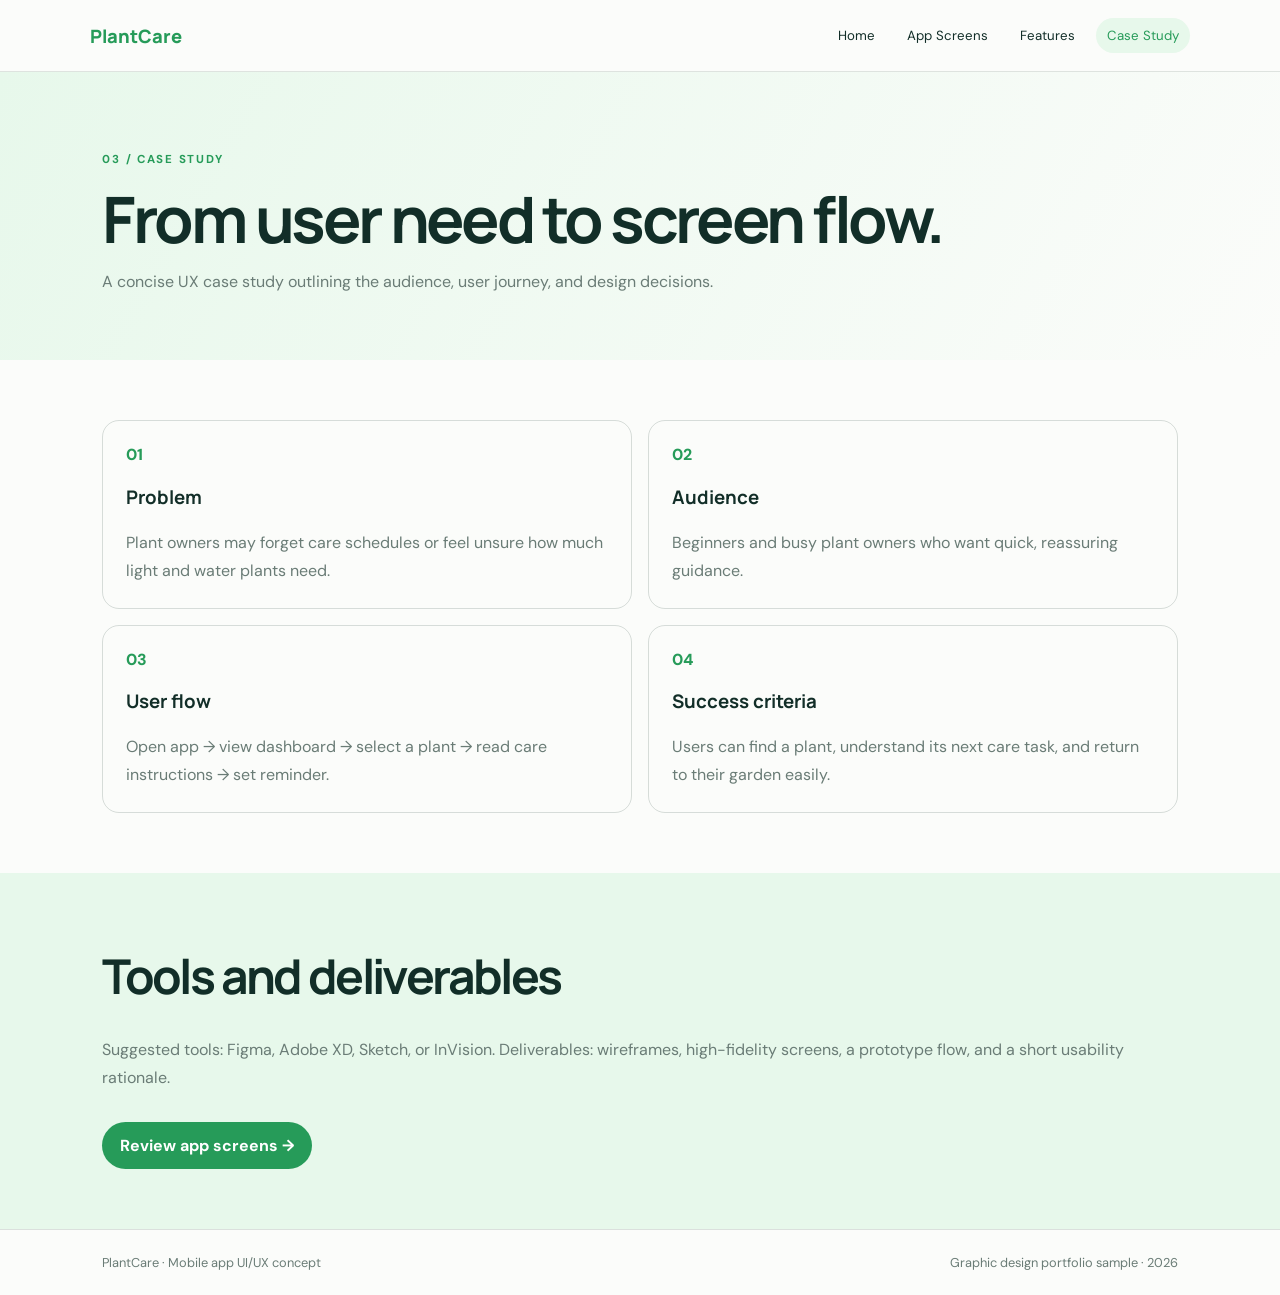
<file: Task2_PlantCare_UIUX/case-study.html>
<!doctype html>
<html lang="en">
<head>
<meta charset="utf-8"><meta name="viewport" content="width=device-width, initial-scale=1">
<meta name="description" content="PlantCare — Mobile app UI/UX concept">
<title>PlantCare | Case Study</title><link rel="stylesheet" href="style.css">
</head>
<body>
<header class="topbar"><a class="brand" href="index.html">PlantCare</a><nav aria-label="Main navigation"><a href="index.html" data-page="home">Home</a> <a href="screens.html" data-page="screens">App Screens</a> <a href="features.html" data-page="features">Features</a> <a href="case-study.html" data-page="case" aria-current="page">Case Study</a></nav></header>
<main>

<section class="page-hero"><p class="eyebrow">03 / CASE STUDY</p><h1>From user need to screen flow.</h1><p>A concise UX case study outlining the audience, user journey, and design decisions.</p></section>
<section class="section"><div class="process-grid"><article><span>01</span><h3>Problem</h3><p>Plant owners may forget care schedules or feel unsure how much light and water plants need.</p></article><article><span>02</span><h3>Audience</h3><p>Beginners and busy plant owners who want quick, reassuring guidance.</p></article><article><span>03</span><h3>User flow</h3><p>Open app → view dashboard → select a plant → read care instructions → set reminder.</p></article><article><span>04</span><h3>Success criteria</h3><p>Users can find a plant, understand its next care task, and return to their garden easily.</p></article></div></section>
<section class="section tinted"><h2>Tools and deliverables</h2><p>Suggested tools: Figma, Adobe XD, Sketch, or InVision. Deliverables: wireframes, high-fidelity screens, a prototype flow, and a short usability rationale.</p><a class="button" href="screens.html">Review app screens →</a></section>

</main>
<footer><span>PlantCare · Mobile app UI/UX concept</span><span>Graphic design portfolio sample · 2026</span></footer>
<div id="toast" role="status" aria-live="polite"></div>
<script src="script.js"></script>
</body></html>
</file>
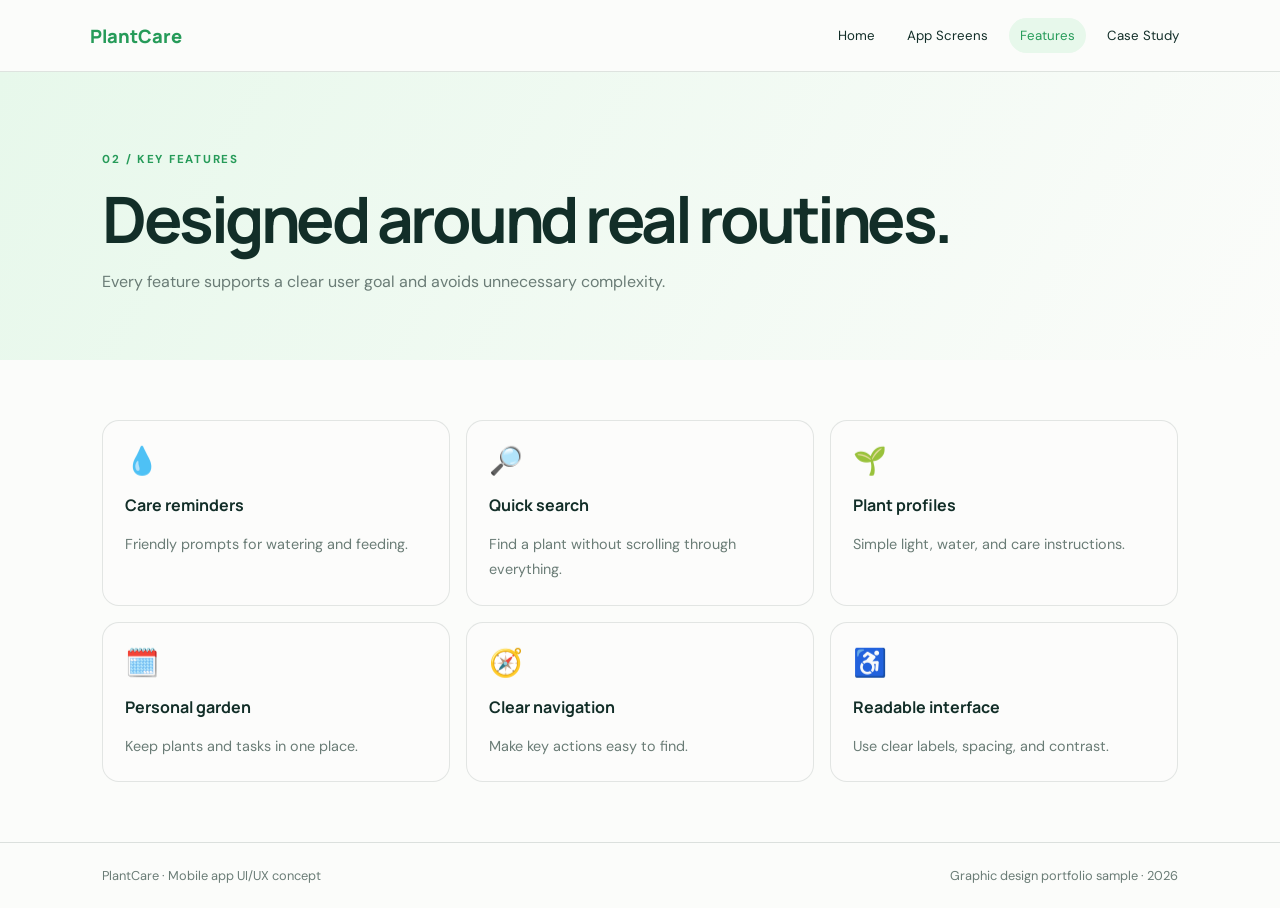
<file: Task2_PlantCare_UIUX/features.html>
<!doctype html>
<html lang="en">
<head>
<meta charset="utf-8"><meta name="viewport" content="width=device-width, initial-scale=1">
<meta name="description" content="PlantCare — Mobile app UI/UX concept">
<title>PlantCare | Features</title><link rel="stylesheet" href="style.css">
</head>
<body>
<header class="topbar"><a class="brand" href="index.html">PlantCare</a><nav aria-label="Main navigation"><a href="index.html" data-page="home">Home</a> <a href="screens.html" data-page="screens">App Screens</a> <a href="features.html" data-page="features" aria-current="page">Features</a> <a href="case-study.html" data-page="case">Case Study</a></nav></header>
<main>

<section class="page-hero"><p class="eyebrow">02 / KEY FEATURES</p><h1>Designed around real routines.</h1><p>Every feature supports a clear user goal and avoids unnecessary complexity.</p></section>
<section class="section"><div class="three"><article class="info-card feature-card">💧<h3>Care reminders</h3><p>Friendly prompts for watering and feeding.</p></article><article class="info-card feature-card">🔎<h3>Quick search</h3><p>Find a plant without scrolling through everything.</p></article><article class="info-card feature-card">🌱<h3>Plant profiles</h3><p>Simple light, water, and care instructions.</p></article><article class="info-card feature-card">🗓️<h3>Personal garden</h3><p>Keep plants and tasks in one place.</p></article><article class="info-card feature-card">🧭<h3>Clear navigation</h3><p>Make key actions easy to find.</p></article><article class="info-card feature-card">♿<h3>Readable interface</h3><p>Use clear labels, spacing, and contrast.</p></article></div></section>

</main>
<footer><span>PlantCare · Mobile app UI/UX concept</span><span>Graphic design portfolio sample · 2026</span></footer>
<div id="toast" role="status" aria-live="polite"></div>
<script src="script.js"></script>
</body></html>
</file>
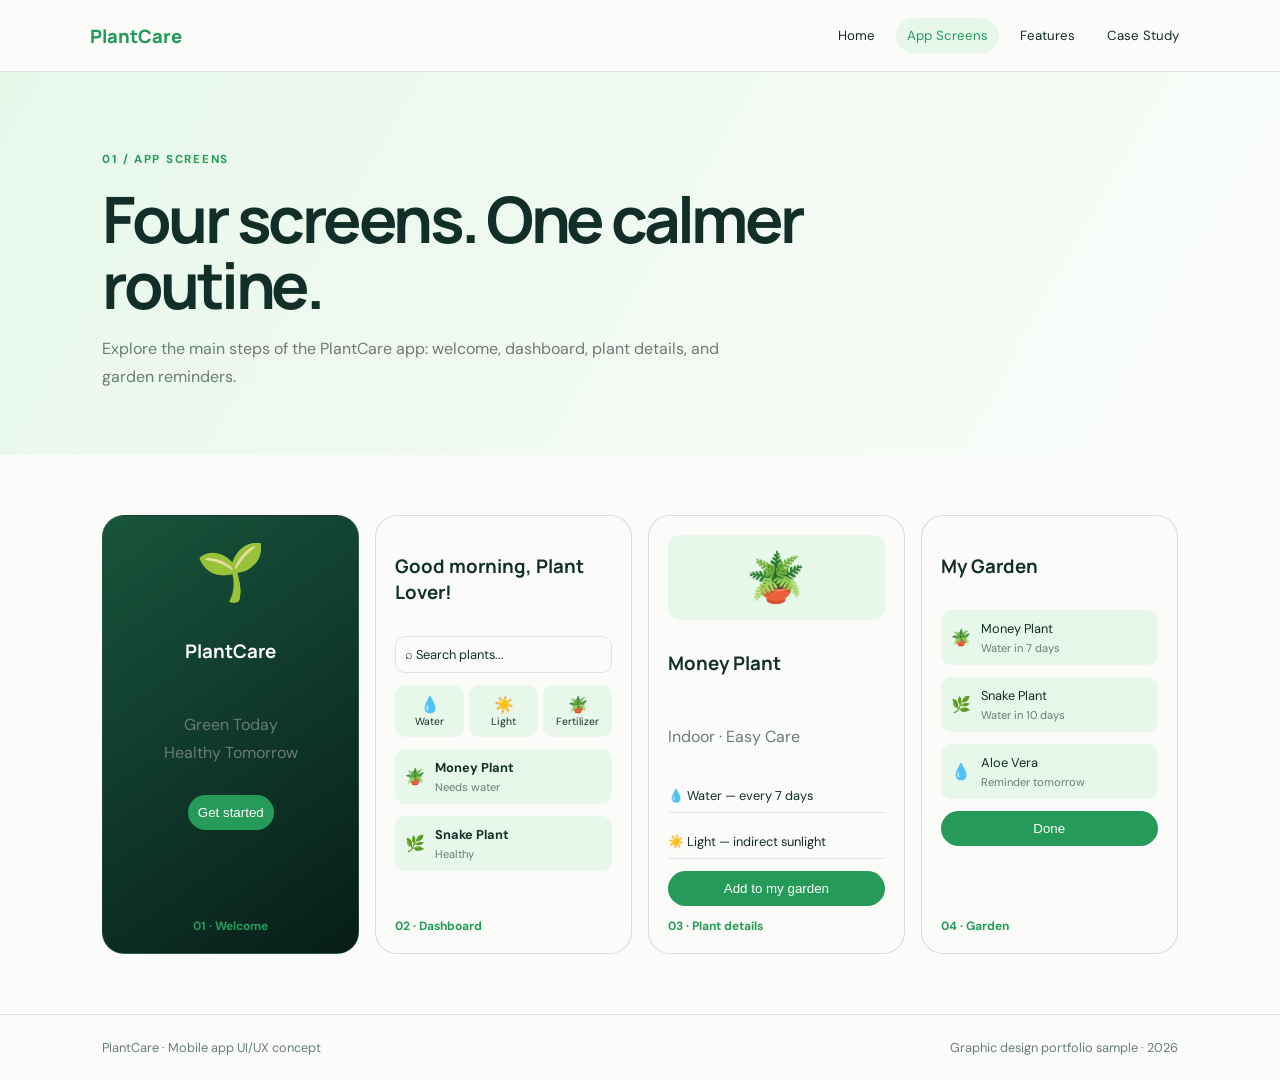
<file: Task2_PlantCare_UIUX/screens.html>
<!doctype html>
<html lang="en">
<head>
<meta charset="utf-8"><meta name="viewport" content="width=device-width, initial-scale=1">
<meta name="description" content="PlantCare — Mobile app UI/UX concept">
<title>PlantCare | App Screens</title><link rel="stylesheet" href="style.css">
</head>
<body>
<header class="topbar"><a class="brand" href="index.html">PlantCare</a><nav aria-label="Main navigation"><a href="index.html" data-page="home">Home</a> <a href="screens.html" data-page="screens" aria-current="page">App Screens</a> <a href="features.html" data-page="features">Features</a> <a href="case-study.html" data-page="case">Case Study</a></nav></header>
<main>

<section class="page-hero"><p class="eyebrow">01 / APP SCREENS</p><h1>Four screens. One calmer routine.</h1><p>Explore the main steps of the PlantCare app: welcome, dashboard, plant details, and garden reminders.</p></section>
<section class="section"><div class="screen-grid"><article class="screen-card dark-screen"><div class="plant-icon">🌱</div><h3>PlantCare</h3><p>Green Today<br>Healthy Tomorrow</p><button data-toast="Welcome to PlantCare!">Get started</button><b>01 · Welcome</b></article><article class="screen-card"><h3>Good morning, Plant Lover!</h3><div class="fake-search">⌕ Search plants...</div><div class="quick-actions"><span>💧<small>Water</small></span><span>☀️<small>Light</small></span><span>🪴<small>Fertilizer</small></span></div><div class="plant-row">🪴 <span><b>Money Plant</b><small>Needs water</small></span></div><div class="plant-row">🌿 <span><b>Snake Plant</b><small>Healthy</small></span></div><b>02 · Dashboard</b></article><article class="screen-card"><div class="plant-photo">🪴</div><h3>Money Plant</h3><p>Indoor · Easy Care</p><div class="detail-row">💧 Water — every 7 days</div><div class="detail-row">☀️ Light — indirect sunlight</div><button data-toast="Money Plant added to your garden.">Add to my garden</button><b>03 · Plant details</b></article><article class="screen-card"><h3>My Garden</h3><div class="garden-row">🪴 <span>Money Plant<small>Water in 7 days</small></span></div><div class="garden-row">🌿 <span>Snake Plant<small>Water in 10 days</small></span></div><div class="garden-row">💧 <span>Aloe Vera<small>Reminder tomorrow</small></span></div><button data-toast="Your garden is up to date!">Done</button><b>04 · Garden</b></article></div></section>

</main>
<footer><span>PlantCare · Mobile app UI/UX concept</span><span>Graphic design portfolio sample · 2026</span></footer>
<div id="toast" role="status" aria-live="polite"></div>
<script src="script.js"></script>
</body></html>
</file>
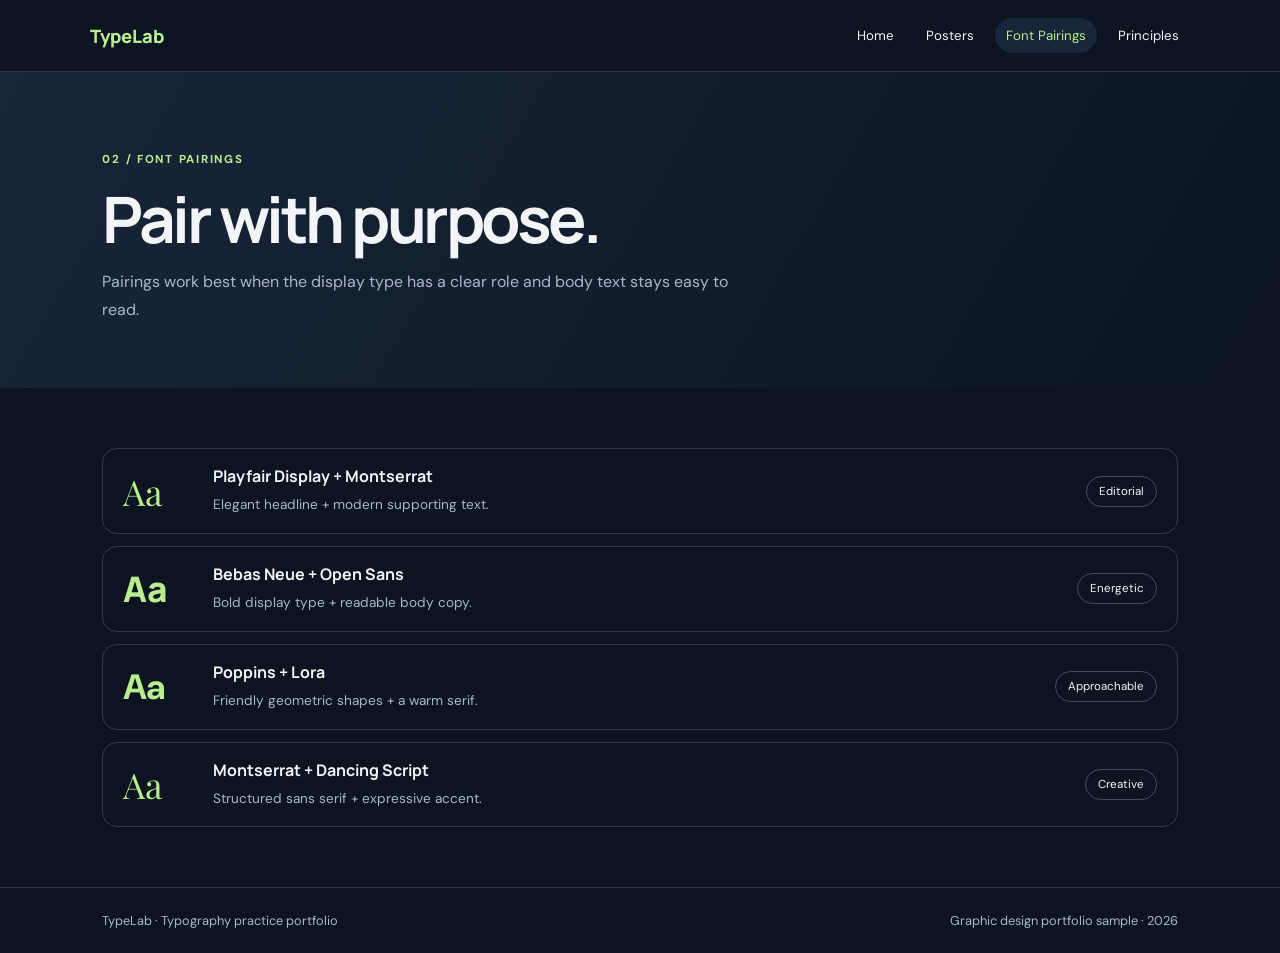
<file: Task3_Typography_Practice/pairings.html>
<!doctype html>
<html lang="en">
<head>
<meta charset="utf-8"><meta name="viewport" content="width=device-width, initial-scale=1">
<meta name="description" content="TypeLab — Typography practice portfolio">
<title>TypeLab | Font Pairings</title><link rel="stylesheet" href="style.css">
</head>
<body>
<header class="topbar"><a class="brand" href="index.html">TypeLab</a><nav aria-label="Main navigation"><a href="index.html" data-page="home">Home</a> <a href="posters.html" data-page="posters">Posters</a> <a href="pairings.html" data-page="pairings" aria-current="page">Font Pairings</a> <a href="principles.html" data-page="principles">Principles</a></nav></header>
<main>

<section class="page-hero"><p class="eyebrow">02 / FONT PAIRINGS</p><h1>Pair with purpose.</h1><p>Pairings work best when the display type has a clear role and body text stays easy to read.</p></section>
<section class="section"><div class="pairing-list"><article><div class="serif">Aa</div><div><h3>Playfair Display + Montserrat</h3><p>Elegant headline + modern supporting text.</p></div><span class="mood">Editorial</span></article><article><div class="boldtype">Aa</div><div><h3>Bebas Neue + Open Sans</h3><p>Bold display type + readable body copy.</p></div><span class="mood">Energetic</span></article><article><div class="friendly">Aa</div><div><h3>Poppins + Lora</h3><p>Friendly geometric shapes + a warm serif.</p></div><span class="mood">Approachable</span></article><article><div class="serif">Aa</div><div><h3>Montserrat + Dancing Script</h3><p>Structured sans serif + expressive accent.</p></div><span class="mood">Creative</span></article></div></section>

</main>
<footer><span>TypeLab · Typography practice portfolio</span><span>Graphic design portfolio sample · 2026</span></footer>
<div id="toast" role="status" aria-live="polite"></div>
<script src="script.js"></script>
</body></html>
</file>
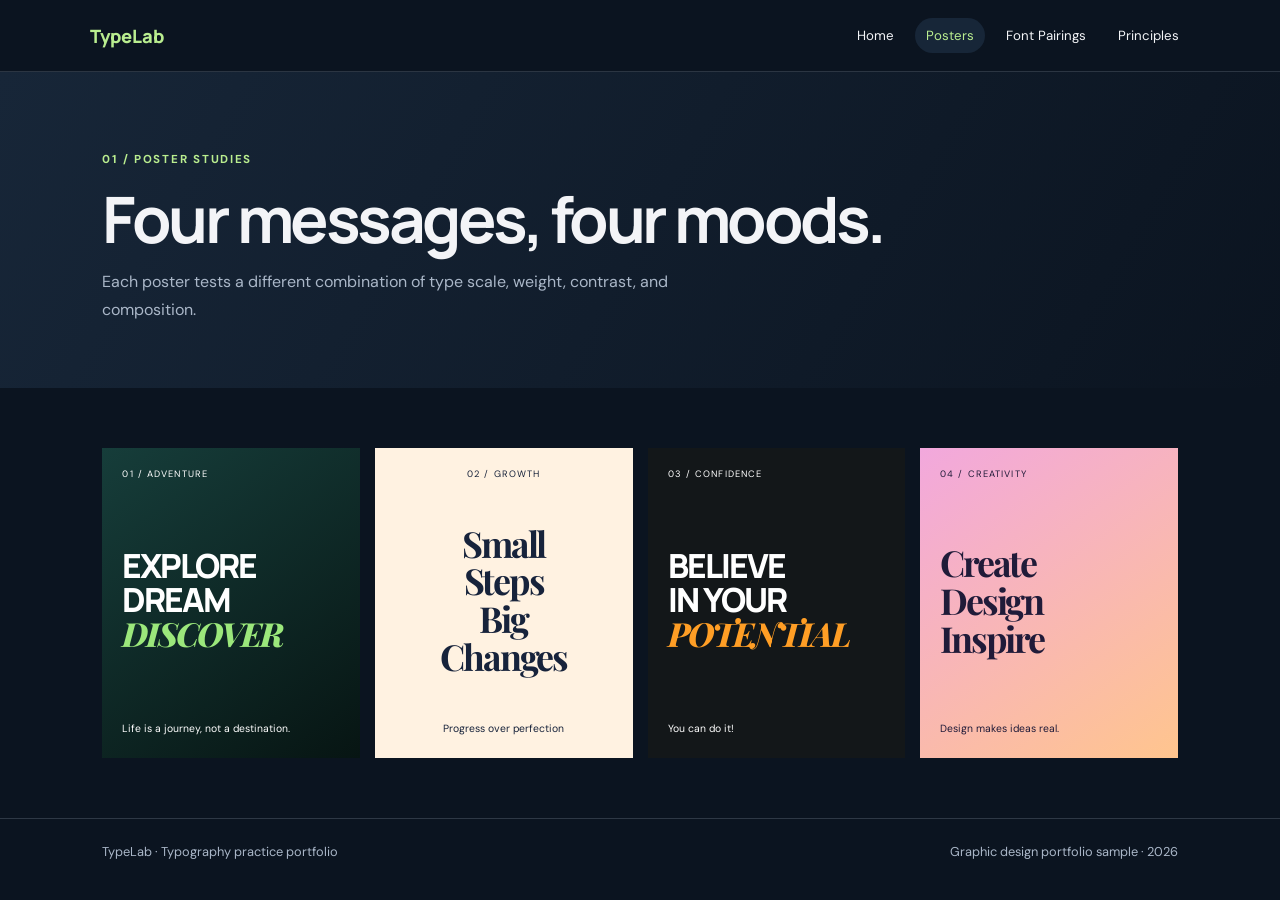
<file: Task3_Typography_Practice/posters.html>
<!doctype html>
<html lang="en">
<head>
<meta charset="utf-8"><meta name="viewport" content="width=device-width, initial-scale=1">
<meta name="description" content="TypeLab — Typography practice portfolio">
<title>TypeLab | Posters</title><link rel="stylesheet" href="style.css">
</head>
<body>
<header class="topbar"><a class="brand" href="index.html">TypeLab</a><nav aria-label="Main navigation"><a href="index.html" data-page="home">Home</a> <a href="posters.html" data-page="posters" aria-current="page">Posters</a> <a href="pairings.html" data-page="pairings">Font Pairings</a> <a href="principles.html" data-page="principles">Principles</a></nav></header>
<main>

<section class="page-hero"><p class="eyebrow">01 / POSTER STUDIES</p><h1>Four messages, four moods.</h1><p>Each poster tests a different combination of type scale, weight, contrast, and composition.</p></section>
<section class="section"><div class="poster-grid"><article class="poster poster-one"><small>01 / ADVENTURE</small><h3>EXPLORE<br>DREAM<br><i>DISCOVER</i></h3><p>Life is a journey, not a destination.</p></article><article class="poster poster-two"><small>02 / GROWTH</small><h3>Small<br>Steps<br>Big<br>Changes</h3><p>Progress over perfection</p></article><article class="poster poster-three"><small>03 / CONFIDENCE</small><h3>BELIEVE<br>IN YOUR<br><i>POTENTIAL</i></h3><p>You can do it!</p></article><article class="poster poster-four"><small>04 / CREATIVITY</small><h3>Create<br>Design<br>Inspire</h3><p>Design makes ideas real.</p></article></div></section>

</main>
<footer><span>TypeLab · Typography practice portfolio</span><span>Graphic design portfolio sample · 2026</span></footer>
<div id="toast" role="status" aria-live="polite"></div>
<script src="script.js"></script>
</body></html>
</file>
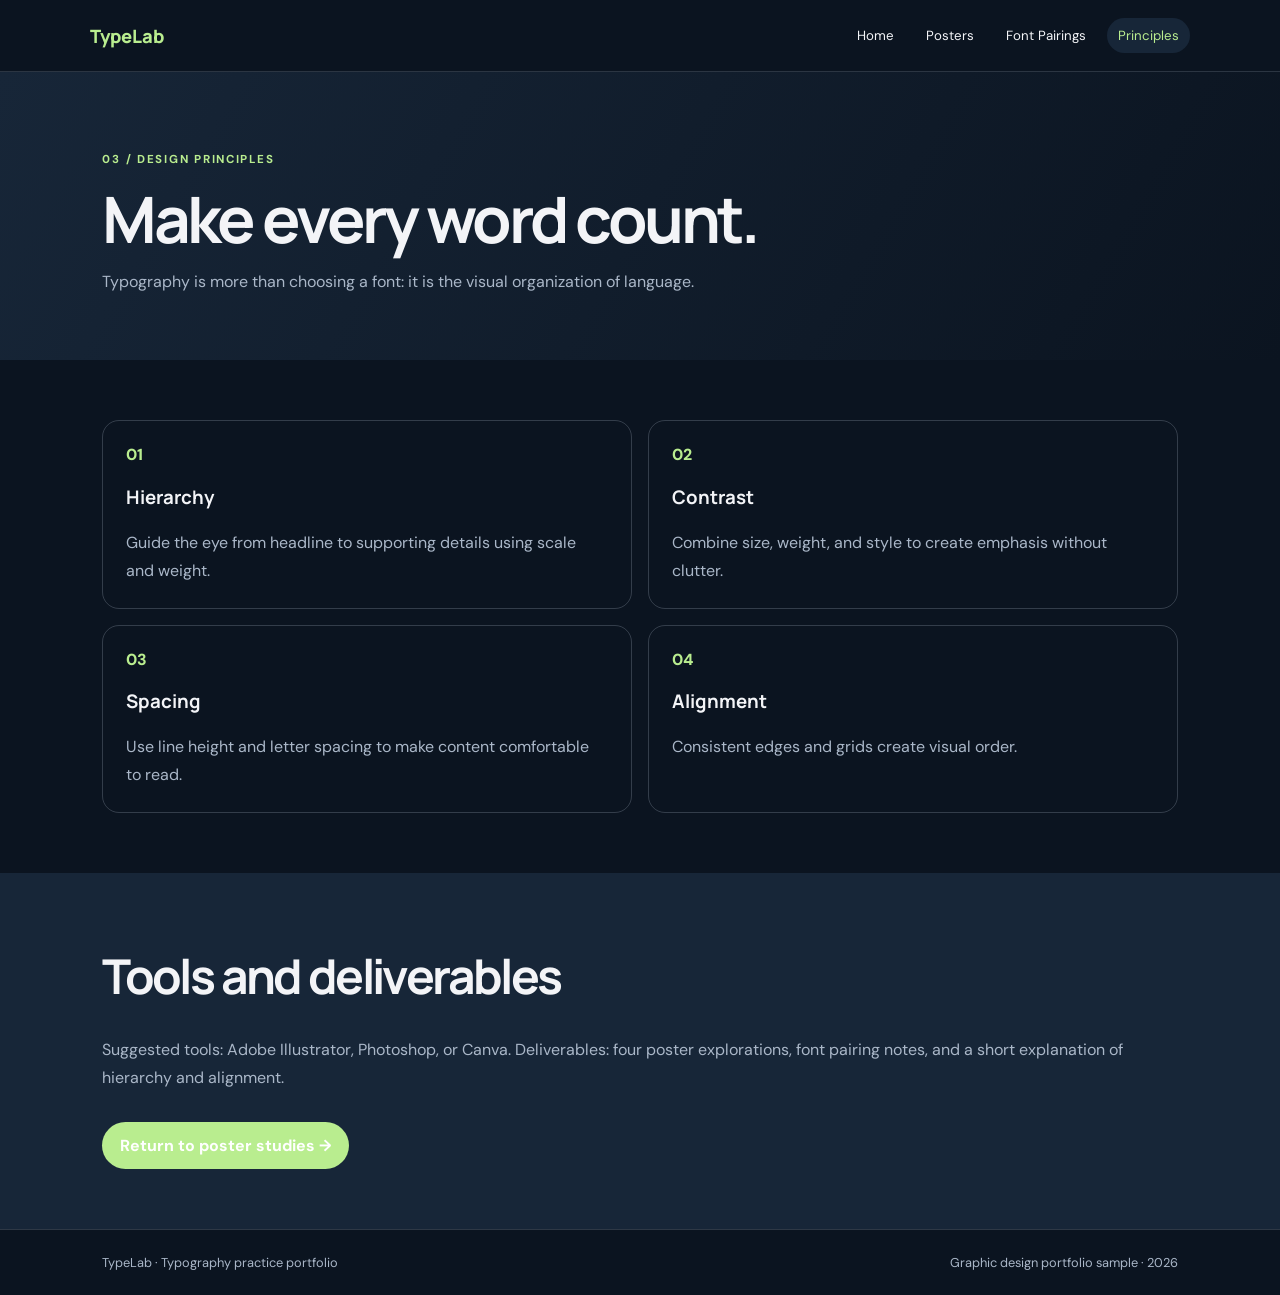
<file: Task3_Typography_Practice/principles.html>
<!doctype html>
<html lang="en">
<head>
<meta charset="utf-8"><meta name="viewport" content="width=device-width, initial-scale=1">
<meta name="description" content="TypeLab — Typography practice portfolio">
<title>TypeLab | Principles</title><link rel="stylesheet" href="style.css">
</head>
<body>
<header class="topbar"><a class="brand" href="index.html">TypeLab</a><nav aria-label="Main navigation"><a href="index.html" data-page="home">Home</a> <a href="posters.html" data-page="posters">Posters</a> <a href="pairings.html" data-page="pairings">Font Pairings</a> <a href="principles.html" data-page="principles" aria-current="page">Principles</a></nav></header>
<main>

<section class="page-hero"><p class="eyebrow">03 / DESIGN PRINCIPLES</p><h1>Make every word count.</h1><p>Typography is more than choosing a font: it is the visual organization of language.</p></section>
<section class="section"><div class="process-grid"><article><span>01</span><h3>Hierarchy</h3><p>Guide the eye from headline to supporting details using scale and weight.</p></article><article><span>02</span><h3>Contrast</h3><p>Combine size, weight, and style to create emphasis without clutter.</p></article><article><span>03</span><h3>Spacing</h3><p>Use line height and letter spacing to make content comfortable to read.</p></article><article><span>04</span><h3>Alignment</h3><p>Consistent edges and grids create visual order.</p></article></div></section>
<section class="section tinted"><h2>Tools and deliverables</h2><p>Suggested tools: Adobe Illustrator, Photoshop, or Canva. Deliverables: four poster explorations, font pairing notes, and a short explanation of hierarchy and alignment.</p><a class="button" href="posters.html">Return to poster studies →</a></section>

</main>
<footer><span>TypeLab · Typography practice portfolio</span><span>Graphic design portfolio sample · 2026</span></footer>
<div id="toast" role="status" aria-live="polite"></div>
<script src="script.js"></script>
</body></html>
</file>
<file: Task2_PlantCare_UIUX/style.css>
@import url('https://fonts.googleapis.com/css2?family=DM+Sans:wght@400;500;700&family=Manrope:wght@400;600;700;800&display=swap');
:root{--accent:#269b59;--soft:#e7f8eb;--ink:#122e28;--muted:#6a7c76;--paper:#fbfcfa}

*{box-sizing:border-box}html{scroll-behavior:smooth}body{margin:0;background:var(--paper);color:var(--ink);font-family:'DM Sans',sans-serif}.topbar{min-height:72px;padding:14px 7vw;display:flex;align-items:center;justify-content:space-between;gap:20px;border-bottom:1px solid color-mix(in srgb,var(--muted) 20%,transparent);background:var(--paper);position:sticky;top:0;z-index:5}.brand{font:800 1.15rem Manrope,sans-serif;color:var(--accent);text-decoration:none;white-space:nowrap}nav{display:flex;gap:10px;flex-wrap:wrap;justify-content:flex-end}nav a{padding:9px 11px;border-radius:999px;color:var(--ink);text-decoration:none;font-size:.83rem}nav a:hover,nav a[aria-current="page"]{background:var(--soft);color:var(--accent)}.hero{padding:78px 8vw 82px}.split{display:grid;grid-template-columns:1fr 1fr;gap:6vw;align-items:center;background:radial-gradient(circle at 80% 25%,var(--soft),transparent 40%)}.eyebrow{font-size:.72rem;letter-spacing:.15em;font-weight:700;color:var(--accent)}h1,h2{font-family:Manrope,sans-serif;letter-spacing:-.055em}h1{font-size:clamp(2.6rem,5vw,4.8rem);line-height:1.04;margin:16px 0}h2{font-size:clamp(2rem,4vw,3rem);margin:10px 0 28px}h3{font-family:Manrope,sans-serif}p{line-height:1.75;color:var(--muted)}.hero p:not(.eyebrow),.page-hero p:not(.eyebrow){max-width:650px}.button{display:inline-block;background:var(--accent);color:#fff;padding:13px 18px;border-radius:99px;text-decoration:none;font-weight:700;margin-top:14px}.page-hero{padding:66px 8vw 48px;background:linear-gradient(120deg,var(--soft),transparent)}.page-hero h1{max-width:900px}.section{padding:60px 8vw}.tinted{background:var(--soft)}.three{display:grid;grid-template-columns:repeat(3,1fr);gap:16px}.info-card{padding:22px;border-radius:17px;background:color-mix(in srgb,var(--paper) 86%,white);border:1px solid color-mix(in srgb,var(--muted) 18%,transparent)}.info-card b{font:700 1.1rem Manrope}.info-card p{margin-bottom:0}.logo-card{min-height:310px;border:1px solid #d6e8d1;background:linear-gradient(145deg,#fff,#e8f6df);border-radius:28px;display:flex;flex-direction:column;align-items:center;justify-content:center;box-shadow:0 24px 70px #184b2412;color:#15382c}.big-leaf{font-size:7rem;color:#32814a;line-height:1}.logo-name{font:800 clamp(2rem,4vw,3rem) Manrope,sans-serif;letter-spacing:-.06em}.tagline{letter-spacing:.12em;font-size:.75rem;margin-top:7px;color:#60766a}.wide-image{display:block;width:100%;max-height:460px;object-fit:cover;object-position:top;border-radius:20px;border:1px solid color-mix(in srgb,var(--muted) 25%,transparent)}.note{font-size:.8rem}.comparison{display:grid;grid-template-columns:1fr 45px 1fr;align-items:center;gap:18px}.sample{min-height:230px;border-radius:22px;background:color-mix(in srgb,var(--soft) 75%,white);padding:24px;text-align:center}.sample h3{font-size:1.7rem;margin:8px}.sample p{font-size:.85rem}.redesigned{background:#e4f4d8;color:#15382c}.pill{display:inline-block;background:#fff;color:#15382c;border-radius:99px;padding:7px 12px;font-size:.75rem}.mini-leaf{font-size:4rem;color:#287b45;margin-top:12px}.arrow{text-align:center;font-size:2rem}.variation-grid{display:grid;grid-template-columns:repeat(3,1fr);gap:18px}.variation{border-radius:20px;padding:30px;display:flex;flex-direction:column;align-items:center;gap:10px;min-height:180px;justify-content:center}.variation span{font-size:3rem}.variation small{opacity:.75}.green{background:#185e3d;color:white}.light{background:#fff;color:#185e3d;border:1px solid #dce9d7}.dark{background:#10251d;color:white}.process-grid{display:grid;grid-template-columns:repeat(2,1fr);gap:16px}.process-grid article{padding:23px;border:1px solid color-mix(in srgb,var(--muted) 25%,transparent);border-radius:17px}.process-grid article>span{color:var(--accent);font-weight:800}.process-grid p{margin-bottom:0}.hero-art img{width:100%;height:320px;object-fit:cover;object-position:top;border-radius:22px}.chips{display:flex;gap:8px;flex-wrap:wrap;margin:20px 0}.chips span{padding:7px 11px;border:1px solid color-mix(in srgb,var(--muted) 25%,transparent);border-radius:99px;font-size:.75rem}.screen-grid{display:grid;grid-template-columns:repeat(4,1fr);gap:16px}.screen-card{padding:19px;border:1px solid color-mix(in srgb,var(--muted) 25%,transparent);border-radius:22px;background:color-mix(in srgb,var(--paper) 92%,white);display:flex;flex-direction:column;gap:12px;min-height:300px}.screen-card> b{margin-top:auto;font-size:.75rem;color:var(--accent)}.dark-screen{background:linear-gradient(145deg,#18543c,#071d18);color:white;align-items:center;text-align:center;justify-content:center}.plant-icon{font-size:3.5rem}.screen-card button{border:0;border-radius:99px;padding:10px;background:var(--accent);color:white;cursor:pointer}.fake-search{border:1px solid #dce5dc;border-radius:10px;padding:9px;font-size:.8rem}.quick-actions{display:flex;justify-content:space-between;gap:5px}.quick-actions span{background:var(--soft);padding:9px 5px;border-radius:10px;text-align:center;flex:1}.quick-actions small{display:block;font-size:.65rem}.plant-row,.garden-row{display:flex;gap:10px;align-items:center;padding:10px;border-radius:10px;background:var(--soft)}.plant-row span,.garden-row span{display:flex;flex-direction:column;gap:4px;font-size:.8rem}.plant-row small,.garden-row small{font-size:.7rem;color:var(--muted)}.plant-photo{height:85px;display:grid;place-items:center;font-size:3rem;background:var(--soft);border-radius:12px}.detail-row{padding:8px 0;border-bottom:1px solid #dfe9df;font-size:.8rem}.feature-card{font-size:1.7rem}.feature-card h3{font-size:1rem}.feature-card p{font-size:.9rem}.poster-grid{display:grid;grid-template-columns:repeat(4,1fr);gap:15px}.poster{min-height:310px;padding:20px;display:flex;flex-direction:column;justify-content:space-between;color:white;overflow:hidden}.poster small{font-size:.58rem;letter-spacing:.12em}.poster h3{font:800 clamp(1.5rem,2.6vw,2.5rem)/1.02 Manrope,sans-serif;letter-spacing:-.06em;margin:20px 0}.poster h3 i{font-family:'Playfair Display',serif;color:#9be77b}.poster p{font-size:.65rem;margin:0;color:inherit}.poster-one{background:linear-gradient(145deg,#163d3a,#071513)}.poster-two{background:#fff2e1;color:#17233b;text-align:center;align-items:center}.poster-two h3{font:700 clamp(1.6rem,2.8vw,2.8rem)/1.05 'Playfair Display',serif}.poster-three{background:#131719}.poster-three h3 i{color:#ff9e25}.poster-four{background:linear-gradient(145deg,#f2a8dd,#ffc58e);color:#201b39}.poster-four h3{font:700 clamp(1.7rem,2.8vw,2.8rem)/1.06 'Playfair Display',serif}.poster-four h3 i{color:#201b39}.pairing-list{display:grid;gap:12px}.pairing-list article{display:grid;grid-template-columns:70px 1fr auto;align-items:center;gap:20px;border:1px solid color-mix(in srgb,var(--muted) 25%,transparent);padding:16px 20px;border-radius:15px}.pairing-list h3{margin:0 0 6px;font-size:1rem}.pairing-list p{margin:0;font-size:.85rem}.serif,.boldtype,.friendly{font-size:2.2rem;color:var(--accent);font-family:'Playfair Display',serif}.boldtype{font-family:Manrope,sans-serif;font-weight:800}.friendly{font-family:'DM Sans',sans-serif;font-weight:700}.mood{border:1px solid color-mix(in srgb,var(--muted) 35%,transparent);border-radius:99px;padding:7px 12px;font-size:.72rem}.principle-grid{display:grid;grid-template-columns:repeat(4,1fr);gap:14px}.principle-grid article{padding:22px;border:1px solid color-mix(in srgb,var(--muted) 25%,transparent);border-radius:16px}.principle-grid b{color:var(--accent)}#toast{position:fixed;bottom:25px;left:50%;transform:translate(-50%,20px);opacity:0;background:#102f25;color:white;padding:13px 20px;border-radius:99px;transition:.25s;z-index:9;font-size:.85rem;pointer-events:none}#toast.show{opacity:1;transform:translate(-50%,0)}footer{border-top:1px solid color-mix(in srgb,var(--muted) 22%,transparent);padding:24px 8vw;display:flex;justify-content:space-between;gap:12px;color:var(--muted);font-size:.8rem}

@media(max-width:900px){.split{grid-template-columns:1fr}.screen-grid{grid-template-columns:repeat(2,1fr)}.poster-grid{grid-template-columns:repeat(2,1fr)}.principle-grid{grid-template-columns:repeat(2,1fr)}}
@media(max-width:600px){.topbar{align-items:flex-start;flex-direction:column;padding:14px 5vw}.topbar nav{justify-content:flex-start}.hero,.section,.page-hero{padding:44px 5vw}.three,.variation-grid,.process-grid{grid-template-columns:1fr}.comparison{grid-template-columns:1fr}.arrow{transform:rotate(90deg)}.screen-grid{grid-template-columns:1fr 1fr;gap:9px}.screen-card{padding:12px;min-height:270px}.poster-grid{grid-template-columns:1fr 1fr;gap:9px}.poster{min-height:250px;padding:13px}.poster h3{font-size:1.55rem}.pairing-list article{grid-template-columns:45px 1fr;gap:12px}.mood{grid-column:2;justify-self:start}footer{padding:20px 5vw;flex-direction:column}}
</file>
<file: Task3_Typography_Practice/style.css>
@import url('https://fonts.googleapis.com/css2?family=DM+Sans:wght@400;500;700&family=Manrope:wght@400;600;700;800&family=Playfair+Display:wght@600;700&display=swap');
:root{--accent:#b9ed8f;--soft:#172638;--ink:#f3f4f7;--muted:#aab7c8;--paper:#0b1420}

*{box-sizing:border-box}html{scroll-behavior:smooth}body{margin:0;background:var(--paper);color:var(--ink);font-family:'DM Sans',sans-serif}.topbar{min-height:72px;padding:14px 7vw;display:flex;align-items:center;justify-content:space-between;gap:20px;border-bottom:1px solid color-mix(in srgb,var(--muted) 20%,transparent);background:var(--paper);position:sticky;top:0;z-index:5}.brand{font:800 1.15rem Manrope,sans-serif;color:var(--accent);text-decoration:none;white-space:nowrap}nav{display:flex;gap:10px;flex-wrap:wrap;justify-content:flex-end}nav a{padding:9px 11px;border-radius:999px;color:var(--ink);text-decoration:none;font-size:.83rem}nav a:hover,nav a[aria-current="page"]{background:var(--soft);color:var(--accent)}.hero{padding:78px 8vw 82px}.split{display:grid;grid-template-columns:1fr 1fr;gap:6vw;align-items:center;background:radial-gradient(circle at 80% 25%,var(--soft),transparent 40%)}.eyebrow{font-size:.72rem;letter-spacing:.15em;font-weight:700;color:var(--accent)}h1,h2{font-family:Manrope,sans-serif;letter-spacing:-.055em}h1{font-size:clamp(2.6rem,5vw,4.8rem);line-height:1.04;margin:16px 0}h2{font-size:clamp(2rem,4vw,3rem);margin:10px 0 28px}h3{font-family:Manrope,sans-serif}p{line-height:1.75;color:var(--muted)}.hero p:not(.eyebrow),.page-hero p:not(.eyebrow){max-width:650px}.button{display:inline-block;background:var(--accent);color:#fff;padding:13px 18px;border-radius:99px;text-decoration:none;font-weight:700;margin-top:14px}.page-hero{padding:66px 8vw 48px;background:linear-gradient(120deg,var(--soft),transparent)}.page-hero h1{max-width:900px}.section{padding:60px 8vw}.tinted{background:var(--soft)}.three{display:grid;grid-template-columns:repeat(3,1fr);gap:16px}.info-card{padding:22px;border-radius:17px;background:color-mix(in srgb,var(--paper) 86%,white);border:1px solid color-mix(in srgb,var(--muted) 18%,transparent)}.info-card b{font:700 1.1rem Manrope}.info-card p{margin-bottom:0}.logo-card{min-height:310px;border:1px solid #d6e8d1;background:linear-gradient(145deg,#fff,#e8f6df);border-radius:28px;display:flex;flex-direction:column;align-items:center;justify-content:center;box-shadow:0 24px 70px #184b2412;color:#15382c}.big-leaf{font-size:7rem;color:#32814a;line-height:1}.logo-name{font:800 clamp(2rem,4vw,3rem) Manrope,sans-serif;letter-spacing:-.06em}.tagline{letter-spacing:.12em;font-size:.75rem;margin-top:7px;color:#60766a}.wide-image{display:block;width:100%;max-height:460px;object-fit:cover;object-position:top;border-radius:20px;border:1px solid color-mix(in srgb,var(--muted) 25%,transparent)}.note{font-size:.8rem}.comparison{display:grid;grid-template-columns:1fr 45px 1fr;align-items:center;gap:18px}.sample{min-height:230px;border-radius:22px;background:color-mix(in srgb,var(--soft) 75%,white);padding:24px;text-align:center}.sample h3{font-size:1.7rem;margin:8px}.sample p{font-size:.85rem}.redesigned{background:#e4f4d8;color:#15382c}.pill{display:inline-block;background:#fff;color:#15382c;border-radius:99px;padding:7px 12px;font-size:.75rem}.mini-leaf{font-size:4rem;color:#287b45;margin-top:12px}.arrow{text-align:center;font-size:2rem}.variation-grid{display:grid;grid-template-columns:repeat(3,1fr);gap:18px}.variation{border-radius:20px;padding:30px;display:flex;flex-direction:column;align-items:center;gap:10px;min-height:180px;justify-content:center}.variation span{font-size:3rem}.variation small{opacity:.75}.green{background:#185e3d;color:white}.light{background:#fff;color:#185e3d;border:1px solid #dce9d7}.dark{background:#10251d;color:white}.process-grid{display:grid;grid-template-columns:repeat(2,1fr);gap:16px}.process-grid article{padding:23px;border:1px solid color-mix(in srgb,var(--muted) 25%,transparent);border-radius:17px}.process-grid article>span{color:var(--accent);font-weight:800}.process-grid p{margin-bottom:0}.hero-art img{width:100%;height:320px;object-fit:cover;object-position:top;border-radius:22px}.chips{display:flex;gap:8px;flex-wrap:wrap;margin:20px 0}.chips span{padding:7px 11px;border:1px solid color-mix(in srgb,var(--muted) 25%,transparent);border-radius:99px;font-size:.75rem}.screen-grid{display:grid;grid-template-columns:repeat(4,1fr);gap:16px}.screen-card{padding:19px;border:1px solid color-mix(in srgb,var(--muted) 25%,transparent);border-radius:22px;background:color-mix(in srgb,var(--paper) 92%,white);display:flex;flex-direction:column;gap:12px;min-height:300px}.screen-card> b{margin-top:auto;font-size:.75rem;color:var(--accent)}.dark-screen{background:linear-gradient(145deg,#18543c,#071d18);color:white;align-items:center;text-align:center;justify-content:center}.plant-icon{font-size:3.5rem}.screen-card button{border:0;border-radius:99px;padding:10px;background:var(--accent);color:white;cursor:pointer}.fake-search{border:1px solid #dce5dc;border-radius:10px;padding:9px;font-size:.8rem}.quick-actions{display:flex;justify-content:space-between;gap:5px}.quick-actions span{background:var(--soft);padding:9px 5px;border-radius:10px;text-align:center;flex:1}.quick-actions small{display:block;font-size:.65rem}.plant-row,.garden-row{display:flex;gap:10px;align-items:center;padding:10px;border-radius:10px;background:var(--soft)}.plant-row span,.garden-row span{display:flex;flex-direction:column;gap:4px;font-size:.8rem}.plant-row small,.garden-row small{font-size:.7rem;color:var(--muted)}.plant-photo{height:85px;display:grid;place-items:center;font-size:3rem;background:var(--soft);border-radius:12px}.detail-row{padding:8px 0;border-bottom:1px solid #dfe9df;font-size:.8rem}.feature-card{font-size:1.7rem}.feature-card h3{font-size:1rem}.feature-card p{font-size:.9rem}.poster-grid{display:grid;grid-template-columns:repeat(4,1fr);gap:15px}.poster{min-height:310px;padding:20px;display:flex;flex-direction:column;justify-content:space-between;color:white;overflow:hidden}.poster small{font-size:.58rem;letter-spacing:.12em}.poster h3{font:800 clamp(1.5rem,2.6vw,2.5rem)/1.02 Manrope,sans-serif;letter-spacing:-.06em;margin:20px 0}.poster h3 i{font-family:'Playfair Display',serif;color:#9be77b}.poster p{font-size:.65rem;margin:0;color:inherit}.poster-one{background:linear-gradient(145deg,#163d3a,#071513)}.poster-two{background:#fff2e1;color:#17233b;text-align:center;align-items:center}.poster-two h3{font:700 clamp(1.6rem,2.8vw,2.8rem)/1.05 'Playfair Display',serif}.poster-three{background:#131719}.poster-three h3 i{color:#ff9e25}.poster-four{background:linear-gradient(145deg,#f2a8dd,#ffc58e);color:#201b39}.poster-four h3{font:700 clamp(1.7rem,2.8vw,2.8rem)/1.06 'Playfair Display',serif}.poster-four h3 i{color:#201b39}.pairing-list{display:grid;gap:12px}.pairing-list article{display:grid;grid-template-columns:70px 1fr auto;align-items:center;gap:20px;border:1px solid color-mix(in srgb,var(--muted) 25%,transparent);padding:16px 20px;border-radius:15px}.pairing-list h3{margin:0 0 6px;font-size:1rem}.pairing-list p{margin:0;font-size:.85rem}.serif,.boldtype,.friendly{font-size:2.2rem;color:var(--accent);font-family:'Playfair Display',serif}.boldtype{font-family:Manrope,sans-serif;font-weight:800}.friendly{font-family:'DM Sans',sans-serif;font-weight:700}.mood{border:1px solid color-mix(in srgb,var(--muted) 35%,transparent);border-radius:99px;padding:7px 12px;font-size:.72rem}.principle-grid{display:grid;grid-template-columns:repeat(4,1fr);gap:14px}.principle-grid article{padding:22px;border:1px solid color-mix(in srgb,var(--muted) 25%,transparent);border-radius:16px}.principle-grid b{color:var(--accent)}#toast{position:fixed;bottom:25px;left:50%;transform:translate(-50%,20px);opacity:0;background:#102f25;color:white;padding:13px 20px;border-radius:99px;transition:.25s;z-index:9;font-size:.85rem;pointer-events:none}#toast.show{opacity:1;transform:translate(-50%,0)}footer{border-top:1px solid color-mix(in srgb,var(--muted) 22%,transparent);padding:24px 8vw;display:flex;justify-content:space-between;gap:12px;color:var(--muted);font-size:.8rem}
.hero h1 em{font-family:'Playfair Display',serif;color:var(--accent)}
@media(max-width:900px){.split{grid-template-columns:1fr}.screen-grid{grid-template-columns:repeat(2,1fr)}.poster-grid{grid-template-columns:repeat(2,1fr)}.principle-grid{grid-template-columns:repeat(2,1fr)}}
@media(max-width:600px){.topbar{align-items:flex-start;flex-direction:column;padding:14px 5vw}.topbar nav{justify-content:flex-start}.hero,.section,.page-hero{padding:44px 5vw}.three,.variation-grid,.process-grid{grid-template-columns:1fr}.comparison{grid-template-columns:1fr}.arrow{transform:rotate(90deg)}.screen-grid{grid-template-columns:1fr 1fr;gap:9px}.screen-card{padding:12px;min-height:270px}.poster-grid{grid-template-columns:1fr 1fr;gap:9px}.poster{min-height:250px;padding:13px}.poster h3{font-size:1.55rem}.pairing-list article{grid-template-columns:45px 1fr;gap:12px}.mood{grid-column:2;justify-self:start}footer{padding:20px 5vw;flex-direction:column}}
</file>
